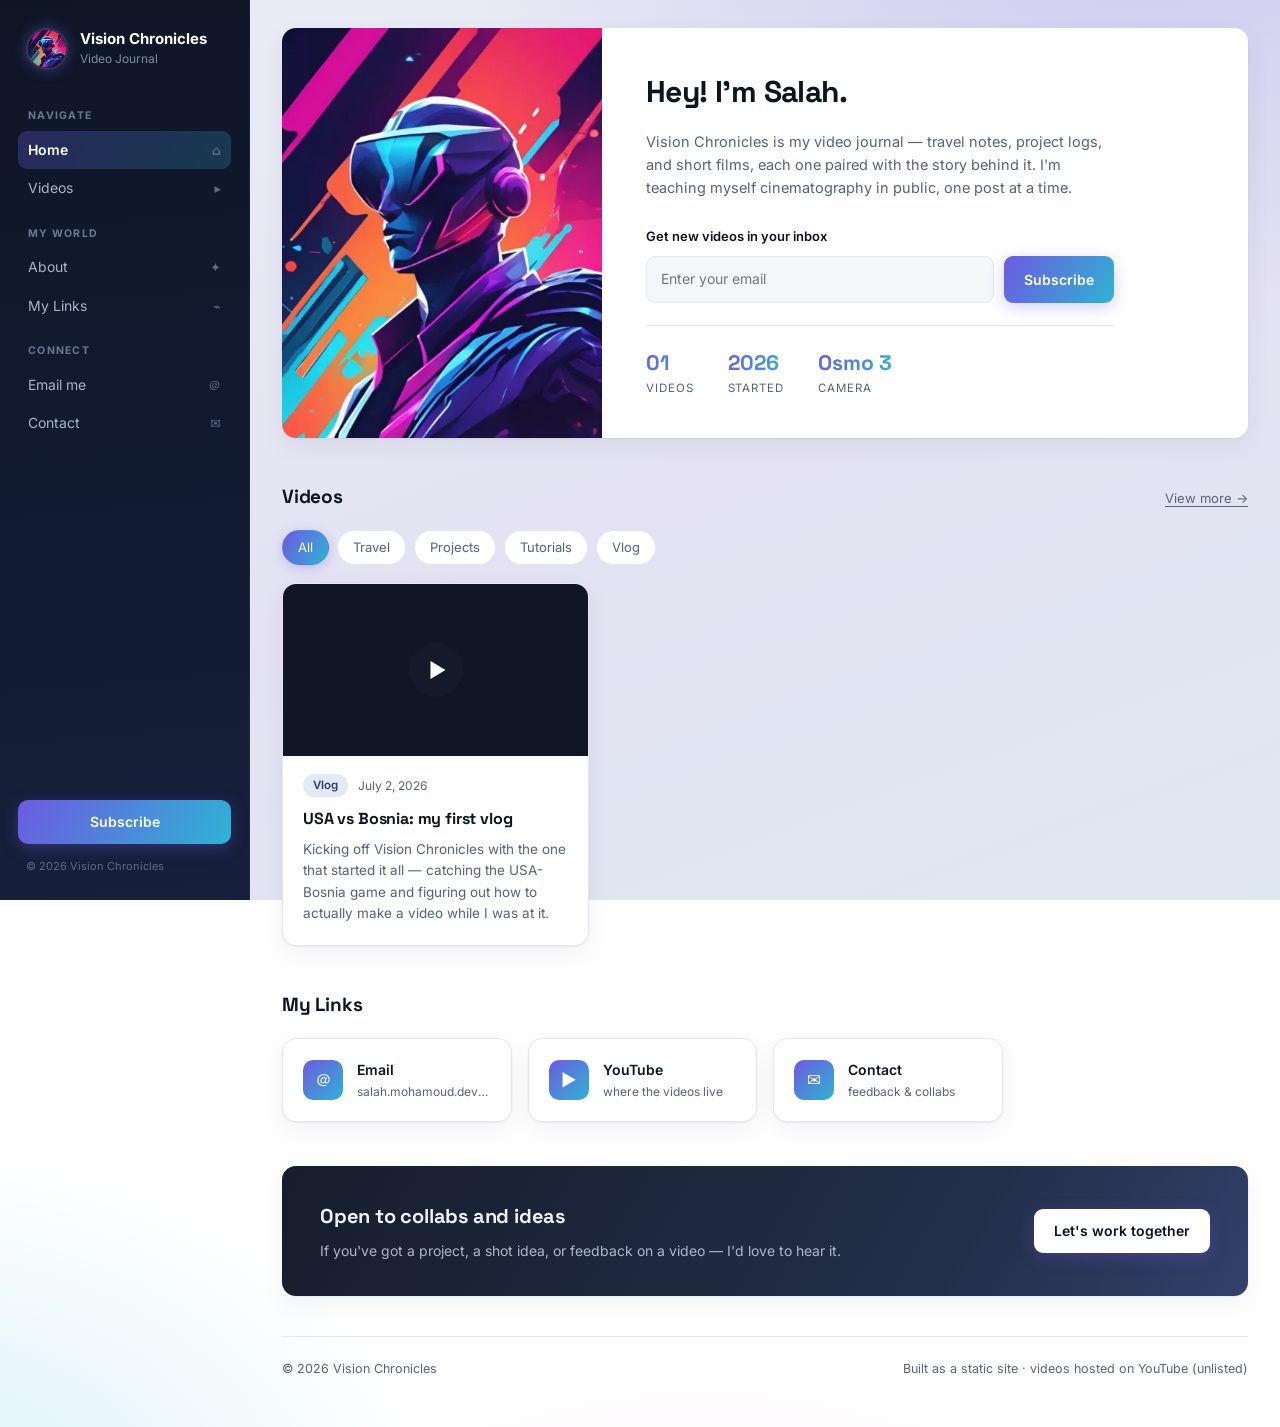
<file: index.html>
<!DOCTYPE html>
<html lang="en">
<head>
<meta charset="UTF-8">
<meta name="viewport" content="width=device-width, initial-scale=1.0">
<title>Vision Chronicles</title>
<link rel="preconnect" href="https://fonts.googleapis.com">
<link rel="preconnect" href="https://fonts.gstatic.com" crossorigin>
<link href="https://fonts.googleapis.com/css2?family=Inter:wght@400;500;600;700&family=Space+Grotesk:wght@500;600;700&display=swap" rel="stylesheet">
<link rel="stylesheet" href="styles.css">
</head>
<body>

<div class="shell">

  <aside class="sidebar">
    <a class="brand" href="index.html">
      <img class="brand-mark" src="assets/avatar.png" alt="Vision Chronicles avatar" onerror="this.onerror=null;this.src='assets/avatar-placeholder.svg'">
      <div>
        <div class="brand-name">Vision Chronicles</div>
        <div class="brand-sub">Video Journal</div>
      </div>
    </a>

    <div class="nav-section">
      <div class="nav-label">Navigate</div>
      <a class="nav-item active" href="index.html">Home <span class="nav-icon">⌂</span></a>
      <a class="nav-item" href="index.html#videos">Videos <span class="nav-icon">▸</span></a>
    </div>

    <div class="nav-section">
      <div class="nav-label">My World</div>
      <a class="nav-item" href="about.html">About <span class="nav-icon">✦</span></a>
      <a class="nav-item" href="index.html#links">My Links <span class="nav-icon">⌁</span></a>
    </div>

    <div class="nav-section">
      <div class="nav-label">Connect</div>
      <a class="nav-item" href="mailto:salah.mohamoud.dev@gmail.com">Email me <span class="nav-icon">＠</span></a>
      <a class="nav-item" href="contact.html">Contact <span class="nav-icon">✉</span></a>
    </div>

    <div class="sidebar-footer">
      <a class="subscribe-btn" href="mailto:salah.mohamoud.dev@gmail.com?subject=Subscribe%20to%20Vision%20Chronicles">Subscribe</a>
      <div class="sidebar-credit">© 2026 Vision Chronicles</div>
    </div>
  </aside>

  <main class="main">

    <section class="hero-card">
      <div class="hero-media">
        <img src="assets/avatar.png" alt="Salah — Vision Chronicles" onerror="this.onerror=null;this.src='assets/avatar-placeholder.svg'">
      </div>
      <div class="hero-body">
        <h1>Hey! I'm Salah.</h1>
        <p>Vision Chronicles is my video journal — travel notes, project logs, and short films, each one paired with the story behind it. I'm teaching myself cinematography in public, one post at a time.</p>
        <div class="newsletter">
          <div class="newsletter-label">Get new videos in your inbox</div>
          <form class="newsletter-form" action="mailto:salah.mohamoud.dev@gmail.com" method="get">
            <input type="email" placeholder="Enter your email" aria-label="Email address">
            <button class="btn" type="submit">Subscribe</button>
          </form>
        </div>
        <div class="hero-stats">
          <div>
            <div class="stat-value">01</div>
            <div class="stat-label">Videos</div>
          </div>
          <div>
            <div class="stat-value">2026</div>
            <div class="stat-label">Started</div>
          </div>
          <div>
            <div class="stat-value">Osmo 3</div>
            <div class="stat-label">Camera</div>
          </div>
        </div>
      </div>
    </section>

    <section class="section" id="videos">
      <div class="section-head">
        <h2>Videos</h2>
        <a class="view-more" href="#videos">View more →</a>
      </div>

      <div class="filters">
        <div class="filter-pill active" data-filter="all">All</div>
        <div class="filter-pill" data-filter="travel">Travel</div>
        <div class="filter-pill" data-filter="projects">Projects</div>
        <div class="filter-pill" data-filter="tutorials">Tutorials</div>
        <div class="filter-pill" data-filter="vlog">Vlog</div>
      </div>

      <div class="grid">
        <article class="card" data-category="vlog">
          <div class="video-wrap" data-video-id="woLlKaFcSdc" style="background-image: url('https://img.youtube.com/vi/woLlKaFcSdc/hq2.jpg');" onclick="this.style.backgroundImage='none'; this.innerHTML = '&lt;iframe src=&quot;https://www.youtube.com/embed/' + this.dataset.videoId + '?autoplay=1&quot; title=&quot;Vision Chronicles video&quot; allow=&quot;autoplay; encrypted-media&quot; allowfullscreen&gt;&lt;/iframe&gt;';">
            <div class="play-btn"></div>
          </div>
          <div class="card-body">
            <div class="card-meta"><span class="tag">Vlog</span><span>July 2, 2026</span></div>
            <h3>USA vs Bosnia: my first vlog</h3>
            <p>Kicking off Vision Chronicles with the one that started it all — catching the USA-Bosnia game and figuring out how to actually make a video while I was at it.</p>
          </div>
        </article>
      </div>
      <div class="empty-state" id="empty-state">Nothing here yet — new videos in this category are coming.</div>
    </section>

    <section class="section" id="links">
      <div class="section-head">
        <h2>My Links</h2>
      </div>
      <div class="links-grid">
        <a class="link-card" href="mailto:salah.mohamoud.dev@gmail.com">
          <div class="link-icon">＠</div>
          <div>
            <div class="link-title">Email</div>
            <div class="link-sub">salah.mohamoud.dev@gmail.com</div>
          </div>
        </a>
        <a class="link-card" href="https://www.youtube.com" target="_blank" rel="noopener">
          <div class="link-icon">▶</div>
          <div>
            <div class="link-title">YouTube</div>
            <div class="link-sub">where the videos live</div>
          </div>
        </a>
        <a class="link-card" href="contact.html">
          <div class="link-icon">✉</div>
          <div>
            <div class="link-title">Contact</div>
            <div class="link-sub">feedback &amp; collabs</div>
          </div>
        </a>
      </div>
    </section>

    <section class="cta-banner">
      <div>
        <h2>Open to collabs and ideas</h2>
        <p>If you've got a project, a shot idea, or feedback on a video — I'd love to hear it.</p>
      </div>
      <a class="btn btn-light" href="contact.html">Let's work together</a>
    </section>

    <footer class="main-footer">
      <span>© 2026 Vision Chronicles</span>
      <span>Built as a static site · videos hosted on YouTube (unlisted)</span>
    </footer>

  </main>
</div>

<script>
  const pills = document.querySelectorAll('.filter-pill');
  const cards = document.querySelectorAll('.grid [data-category]');
  const empty = document.getElementById('empty-state');

  pills.forEach(pill => {
    pill.addEventListener('click', () => {
      pills.forEach(p => p.classList.remove('active'));
      pill.classList.add('active');

      const filter = pill.dataset.filter;
      let visible = 0;
      cards.forEach(card => {
        const show = filter === 'all' || card.dataset.category === filter;
        card.style.display = show ? '' : 'none';
        if (show) visible++;
      });
      empty.style.display = visible === 0 ? 'block' : 'none';
    });
  });
</script>

</body>
</html>
</file>
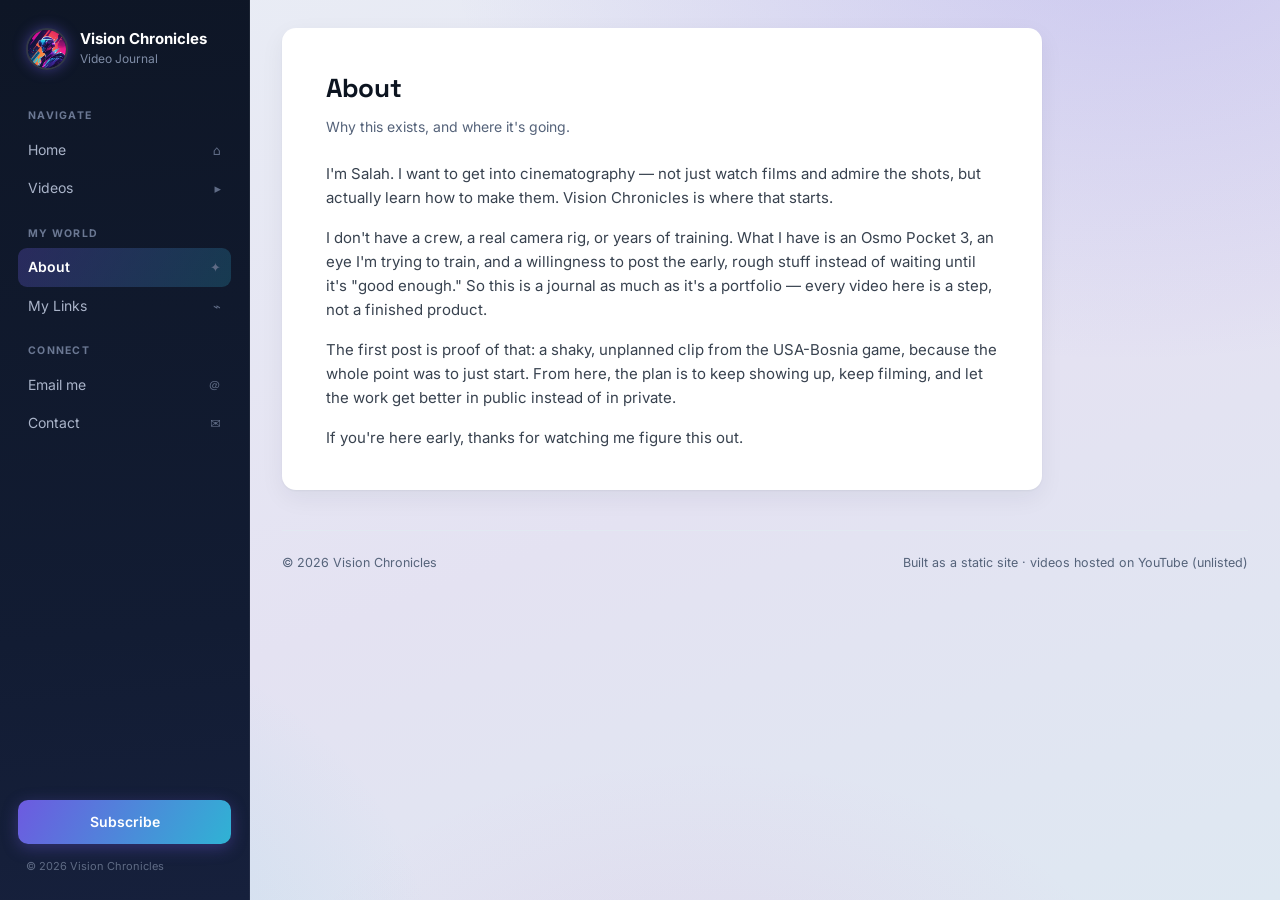
<file: about.html>
<!DOCTYPE html>
<html lang="en">
<head>
<meta charset="UTF-8">
<meta name="viewport" content="width=device-width, initial-scale=1.0">
<title>About — Vision Chronicles</title>
<link rel="preconnect" href="https://fonts.googleapis.com">
<link rel="preconnect" href="https://fonts.gstatic.com" crossorigin>
<link href="https://fonts.googleapis.com/css2?family=Inter:wght@400;500;600;700&family=Space+Grotesk:wght@500;600;700&display=swap" rel="stylesheet">
<link rel="stylesheet" href="styles.css">
</head>
<body>

<div class="shell">

  <aside class="sidebar">
    <a class="brand" href="index.html">
      <img class="brand-mark" src="assets/avatar.png" alt="Vision Chronicles avatar" onerror="this.onerror=null;this.src='assets/avatar-placeholder.svg'">
      <div>
        <div class="brand-name">Vision Chronicles</div>
        <div class="brand-sub">Video Journal</div>
      </div>
    </a>

    <div class="nav-section">
      <div class="nav-label">Navigate</div>
      <a class="nav-item" href="index.html">Home <span class="nav-icon">⌂</span></a>
      <a class="nav-item" href="index.html#videos">Videos <span class="nav-icon">▸</span></a>
    </div>

    <div class="nav-section">
      <div class="nav-label">My World</div>
      <a class="nav-item active" href="about.html">About <span class="nav-icon">✦</span></a>
      <a class="nav-item" href="index.html#links">My Links <span class="nav-icon">⌁</span></a>
    </div>

    <div class="nav-section">
      <div class="nav-label">Connect</div>
      <a class="nav-item" href="mailto:salah.mohamoud.dev@gmail.com">Email me <span class="nav-icon">＠</span></a>
      <a class="nav-item" href="contact.html">Contact <span class="nav-icon">✉</span></a>
    </div>

    <div class="sidebar-footer">
      <a class="subscribe-btn" href="mailto:salah.mohamoud.dev@gmail.com?subject=Subscribe%20to%20Vision%20Chronicles">Subscribe</a>
      <div class="sidebar-credit">© 2026 Vision Chronicles</div>
    </div>
  </aside>

  <main class="main">

    <section class="page-card">
      <h1>About</h1>
      <div class="page-kicker">Why this exists, and where it's going.</div>
      <p>I'm Salah. I want to get into cinematography — not just watch films and admire the shots, but actually learn how to make them. Vision Chronicles is where that starts.</p>
      <p>I don't have a crew, a real camera rig, or years of training. What I have is an Osmo Pocket 3, an eye I'm trying to train, and a willingness to post the early, rough stuff instead of waiting until it's "good enough." So this is a journal as much as it's a portfolio — every video here is a step, not a finished product.</p>
      <p>The first post is proof of that: a shaky, unplanned clip from the USA-Bosnia game, because the whole point was to just start. From here, the plan is to keep showing up, keep filming, and let the work get better in public instead of in private.</p>
      <p>If you're here early, thanks for watching me figure this out.</p>
    </section>

    <footer class="main-footer">
      <span>© 2026 Vision Chronicles</span>
      <span>Built as a static site · videos hosted on YouTube (unlisted)</span>
    </footer>

  </main>
</div>

</body>
</html>
</file>
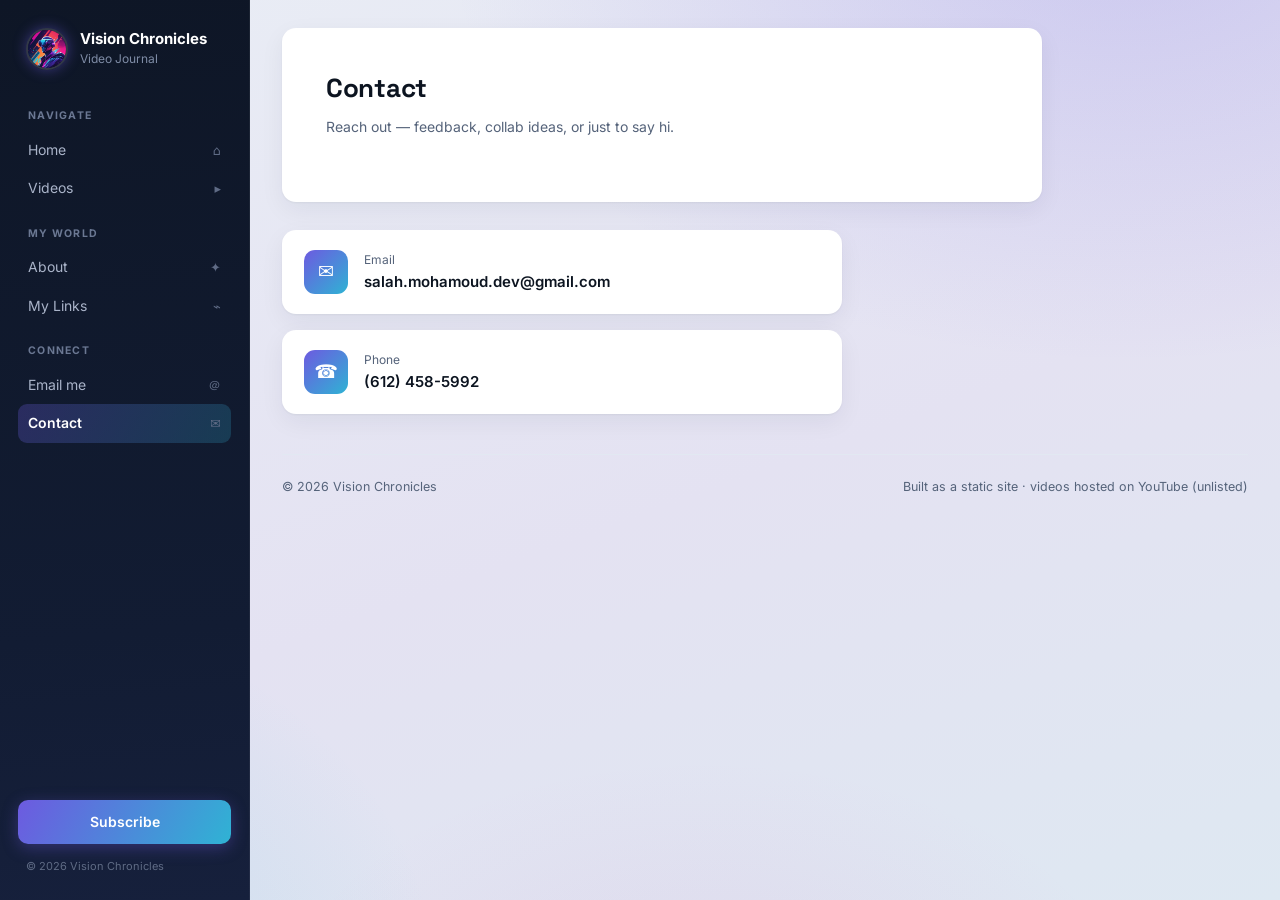
<file: contact.html>
<!DOCTYPE html>
<html lang="en">
<head>
<meta charset="UTF-8">
<meta name="viewport" content="width=device-width, initial-scale=1.0">
<title>Contact — Vision Chronicles</title>
<link rel="preconnect" href="https://fonts.googleapis.com">
<link rel="preconnect" href="https://fonts.gstatic.com" crossorigin>
<link href="https://fonts.googleapis.com/css2?family=Inter:wght@400;500;600;700&family=Space+Grotesk:wght@500;600;700&display=swap" rel="stylesheet">
<link rel="stylesheet" href="styles.css">
</head>
<body>

<div class="shell">

  <aside class="sidebar">
    <a class="brand" href="index.html">
      <img class="brand-mark" src="assets/avatar.png" alt="Vision Chronicles avatar" onerror="this.onerror=null;this.src='assets/avatar-placeholder.svg'">
      <div>
        <div class="brand-name">Vision Chronicles</div>
        <div class="brand-sub">Video Journal</div>
      </div>
    </a>

    <div class="nav-section">
      <div class="nav-label">Navigate</div>
      <a class="nav-item" href="index.html">Home <span class="nav-icon">⌂</span></a>
      <a class="nav-item" href="index.html#videos">Videos <span class="nav-icon">▸</span></a>
    </div>

    <div class="nav-section">
      <div class="nav-label">My World</div>
      <a class="nav-item" href="about.html">About <span class="nav-icon">✦</span></a>
      <a class="nav-item" href="index.html#links">My Links <span class="nav-icon">⌁</span></a>
    </div>

    <div class="nav-section">
      <div class="nav-label">Connect</div>
      <a class="nav-item" href="mailto:salah.mohamoud.dev@gmail.com">Email me <span class="nav-icon">＠</span></a>
      <a class="nav-item active" href="contact.html">Contact <span class="nav-icon">✉</span></a>
    </div>

    <div class="sidebar-footer">
      <a class="subscribe-btn" href="mailto:salah.mohamoud.dev@gmail.com?subject=Subscribe%20to%20Vision%20Chronicles">Subscribe</a>
      <div class="sidebar-credit">© 2026 Vision Chronicles</div>
    </div>
  </aside>

  <main class="main">

    <section class="page-card" style="margin-bottom: 28px;">
      <h1>Contact</h1>
      <div class="page-kicker">Reach out — feedback, collab ideas, or just to say hi.</div>
    </section>

    <div class="contact-list">
      <a class="contact-item" href="mailto:salah.mohamoud.dev@gmail.com">
        <div class="contact-icon">✉</div>
        <div>
          <div class="contact-label">Email</div>
          <div class="contact-value">salah.mohamoud.dev@gmail.com</div>
        </div>
      </a>
      <a class="contact-item" href="tel:+16124585992">
        <div class="contact-icon">☎</div>
        <div>
          <div class="contact-label">Phone</div>
          <div class="contact-value">(612) 458-5992</div>
        </div>
      </a>
    </div>

    <footer class="main-footer">
      <span>© 2026 Vision Chronicles</span>
      <span>Built as a static site · videos hosted on YouTube (unlisted)</span>
    </footer>

  </main>
</div>

</body>
</html>
</file>
<file: styles.css>
/* ============================================================
   Vision Chronicles — sidebar layout, light cinematic palette
   ============================================================ */

:root {
  --bg: #e8edf4;            /* cool ice page background */
  --sidebar-bg: #0e1626;    /* dark navy — fintech contrast */
  --card: #ffffff;
  --ink: #0c1420;
  --muted: #55637a;
  --line: #e2e8f2;
  --accent: #2b3d66;        /* deep indigo */
  --accent-hover: #1f2e50;
  --accent-soft: #e3e9f6;
  --grad: linear-gradient(120deg, #6d5ae0, #2fb3d4);
  --glow-a: #6d5ae0;        /* echoes the avatar's violet/cyan */
  --glow-b: #2fb3d4;
  --dark: #161d2c;          /* cinematic slate for CTA banner */
  --radius: 14px;
  --shadow: 0 1px 2px rgba(22, 32, 46, .05), 0 8px 24px rgba(22, 32, 46, .06);
}

* { margin: 0; padding: 0; box-sizing: border-box; }

html { scroll-behavior: smooth; }

body {
  font-family: "Inter", system-ui, -apple-system, sans-serif;
  background:
    radial-gradient(1100px 700px at 88% -8%, rgba(109, 90, 224, .22), transparent 62%),
    radial-gradient(900px 650px at -8% 108%, rgba(47, 179, 212, .20), transparent 60%),
    radial-gradient(800px 500px at 55% 115%, rgba(212, 90, 184, .10), transparent 55%),
    linear-gradient(160deg, #e9edf5 0%, #e4e2f2 55%, #dee8f2 100%) fixed;
  color: var(--ink);
  line-height: 1.6;
  -webkit-font-smoothing: antialiased;
}

h1, h2, h3, .logo { font-family: "Space Grotesk", "Inter", sans-serif; letter-spacing: -0.01em; }

a { color: inherit; text-decoration: none; }

/* ---------- Layout shell ---------- */

.shell { display: flex; min-height: 100vh; }

/* ---------- Sidebar ---------- */

.sidebar {
  width: 250px;
  flex-shrink: 0;
  background: linear-gradient(175deg, #0e1626 0%, #121c33 70%, #16203c 100%);
  border-right: 1px solid rgba(255, 255, 255, .06);
  color: #cfd7e6;
  padding: 24px 18px;
  position: sticky;
  top: 0;
  height: 100vh;
  overflow-y: auto;
  display: flex;
  flex-direction: column;
}

.brand {
  display: flex;
  align-items: center;
  gap: 12px;
  padding: 4px 8px 20px;
}

.brand-mark {
  width: 42px;
  height: 42px;
  border-radius: 50%;
  object-fit: cover;
  border: 2px solid rgba(255, 255, 255, .15);
  box-shadow: 0 0 14px rgba(109, 90, 224, .45);
}

.brand-name { font-weight: 700; font-size: 15px; line-height: 1.25; color: #fff; }
.brand-sub { font-size: 12px; color: #7f8ca6; }

.nav-section { margin-top: 18px; }

.nav-label {
  font-size: 10.5px;
  font-weight: 700;
  letter-spacing: .12em;
  text-transform: uppercase;
  color: #6b7893;
  padding: 0 10px 6px;
}

.nav-item {
  display: flex;
  align-items: center;
  justify-content: space-between;
  padding: 8px 10px;
  border-radius: 9px;
  font-size: 14px;
  color: #aab4c9;
  transition: background .15s, color .15s;
}

.nav-item:hover { background: rgba(255, 255, 255, .06); color: #fff; }
.nav-item.active {
  background: linear-gradient(120deg, rgba(109, 90, 224, .28), rgba(47, 179, 212, .22));
  color: #fff;
  font-weight: 600;
}
.nav-item .nav-icon { color: #5f6b85; font-size: 13px; }

.sidebar-footer { margin-top: auto; padding-top: 24px; }

.subscribe-btn {
  display: block;
  text-align: center;
  background: var(--grad);
  color: #fff;
  font-weight: 600;
  font-size: 14px;
  padding: 11px 16px;
  border-radius: 10px;
  box-shadow: 0 4px 16px rgba(109, 90, 224, .35);
  transition: filter .15s, transform .15s;
}

.subscribe-btn:hover { filter: brightness(1.12); transform: translateY(-1px); }

.sidebar-credit { font-size: 11px; color: #5f6b85; padding: 14px 8px 0; }

/* ---------- Main column ---------- */

.main {
  flex: 1;
  padding: 28px 32px 48px;
  max-width: 1120px;
  margin: 0 auto;
  min-width: 0;
}

/* ---------- Hero card ---------- */

.hero-card {
  display: flex;
  background: var(--card);
  border-radius: var(--radius);
  overflow: hidden;
  box-shadow: var(--shadow);
}

.hero-media {
  width: 320px;
  flex-shrink: 0;
  position: relative;
  background: linear-gradient(135deg, var(--glow-a), var(--glow-b));
}

.hero-media img {
  position: absolute;
  inset: 0;
  width: 100%;
  height: 100%;
  object-fit: cover;
  display: block;
}

.hero-body { padding: 40px 44px; display: flex; flex-direction: column; justify-content: center; }

.hero-body h1 { font-size: 30px; margin-bottom: 14px; letter-spacing: -0.02em; }

.hero-stats {
  display: flex;
  gap: 34px;
  margin-top: 22px;
  padding-top: 20px;
  border-top: 1px solid var(--line);
}

.stat-value {
  font-family: "Space Grotesk", sans-serif;
  font-size: 21px;
  font-weight: 700;
  background: var(--grad);
  -webkit-background-clip: text;
  background-clip: text;
  color: transparent;
}

.stat-label { font-size: 11.5px; color: var(--muted); text-transform: uppercase; letter-spacing: .08em; }

.hero-body p { color: var(--muted); font-size: 14.5px; max-width: 52ch; }

.newsletter { margin-top: 26px; }

.newsletter-label { font-size: 13px; font-weight: 600; margin-bottom: 10px; }

.newsletter-form { display: flex; gap: 10px; flex-wrap: wrap; }

.newsletter-form input {
  flex: 1;
  min-width: 200px;
  padding: 11px 14px;
  border: 1px solid var(--line);
  border-radius: 9px;
  background: #f4f6fa;
  font: inherit;
  font-size: 14px;
  color: var(--ink);
}

.newsletter-form input:focus { outline: 2px solid var(--accent-soft); border-color: var(--accent); }

.btn {
  display: inline-block;
  background: var(--grad);
  color: #fff;
  font-weight: 600;
  font-size: 14px;
  padding: 11px 20px;
  border: none;
  border-radius: 9px;
  cursor: pointer;
  font-family: inherit;
  box-shadow: 0 4px 16px rgba(109, 90, 224, .3);
  transition: filter .15s, transform .15s;
}

.btn:hover { filter: brightness(1.12); transform: translateY(-1px); }

.btn-light { background: #fff; color: var(--ink); }
.btn-light:hover { background: #e9edf4; }

/* ---------- Section headers ---------- */

.section { margin-top: 44px; }

.section-head {
  display: flex;
  align-items: baseline;
  justify-content: space-between;
  margin-bottom: 18px;
}

.section-head h2 { font-size: 19px; }

.view-more { font-size: 13px; color: var(--muted); text-decoration: underline; text-underline-offset: 3px; }
.view-more:hover { color: var(--ink); }

/* ---------- Filters ---------- */

.filters { display: flex; gap: 8px; flex-wrap: wrap; margin-bottom: 18px; }

.filter-pill {
  padding: 6px 15px;
  border-radius: 999px;
  background: var(--card);
  border: 1px solid var(--line);
  font-size: 13px;
  color: var(--muted);
  cursor: pointer;
  transition: all .15s;
}

.filter-pill:hover { border-color: #6d5ae0; color: var(--ink); }
.filter-pill.active { background: var(--grad); border-color: transparent; color: #fff; box-shadow: 0 3px 12px rgba(109, 90, 224, .3); }

/* ---------- Video grid ---------- */

.grid {
  display: grid;
  grid-template-columns: repeat(auto-fill, minmax(280px, 1fr));
  gap: 22px;
}

.card {
  background: var(--card);
  border: 1px solid var(--line);
  border-radius: var(--radius);
  overflow: hidden;
  box-shadow: var(--shadow);
  transition: transform .18s, box-shadow .18s, border-color .18s;
}

.card:hover { border-color: #c9c2ef; }

.card:hover { transform: translateY(-3px); box-shadow: 0 4px 8px rgba(22,32,46,.06), 0 14px 32px rgba(22,32,46,.1); }

.video-wrap {
  position: relative;
  aspect-ratio: 16 / 9;
  background-color: #101623;
  background-size: cover;
  background-position: center;
  cursor: pointer;
}

.video-wrap iframe { position: absolute; inset: 0; width: 100%; height: 100%; border: 0; }

.play-btn {
  position: absolute;
  top: 50%; left: 50%;
  transform: translate(-50%, -50%);
  width: 54px; height: 54px;
  border-radius: 50%;
  background: rgba(22, 29, 44, .78);
  backdrop-filter: blur(2px);
  transition: background .15s, transform .15s;
}

.play-btn::after {
  content: "";
  position: absolute;
  top: 50%; left: 54%;
  transform: translate(-50%, -50%);
  border-left: 15px solid #fff;
  border-top: 9px solid transparent;
  border-bottom: 9px solid transparent;
}

.video-wrap:hover .play-btn { background: var(--accent); transform: translate(-50%, -50%) scale(1.07); }

.card-body { padding: 18px 20px 20px; }

.card-meta {
  display: flex;
  align-items: center;
  gap: 10px;
  font-size: 12px;
  color: var(--muted);
  margin-bottom: 9px;
}

.tag {
  background: var(--accent-soft);
  color: var(--accent);
  font-weight: 600;
  font-size: 11.5px;
  padding: 2.5px 10px;
  border-radius: 999px;
}

.card-body h3 { font-size: 16px; margin-bottom: 7px; }
.card-body p { font-size: 13.5px; color: var(--muted); }

/* ---------- Links row ---------- */

.links-grid {
  display: grid;
  grid-template-columns: repeat(auto-fill, minmax(200px, 1fr));
  gap: 16px;
}

.link-card {
  background: var(--card);
  border: 1px solid var(--line);
  border-radius: var(--radius);
  box-shadow: var(--shadow);
  padding: 20px;
  display: flex;
  align-items: center;
  gap: 14px;
  transition: transform .18s, box-shadow .18s;
}

.link-card:hover { transform: translateY(-3px); box-shadow: 0 4px 8px rgba(22,32,46,.06), 0 14px 32px rgba(22,32,46,.1); }

.link-icon {
  width: 40px; height: 40px;
  border-radius: 10px;
  display: flex;
  align-items: center;
  justify-content: center;
  font-size: 17px;
  color: #fff;
  background: linear-gradient(135deg, var(--glow-a), var(--glow-b));
  flex-shrink: 0;
}

.link-card > div:last-child { min-width: 0; }
.link-title { font-weight: 600; font-size: 14px; }
.link-sub {
  font-size: 12px;
  color: var(--muted);
  overflow: hidden;
  text-overflow: ellipsis;
  white-space: nowrap;
}

.empty-state {
  display: none;
  padding: 34px 20px;
  text-align: center;
  color: var(--muted);
  font-size: 14px;
  background: var(--card);
  border: 1px dashed var(--line);
  border-radius: var(--radius);
}

/* ---------- CTA banner ---------- */

.cta-banner {
  margin-top: 44px;
  background: linear-gradient(120deg, var(--dark) 0%, #232f4a 70%, #33406b 100%);
  color: #eef1f7;
  border-radius: var(--radius);
  padding: 34px 38px;
  display: flex;
  align-items: center;
  justify-content: space-between;
  gap: 24px;
  flex-wrap: wrap;
  box-shadow: var(--shadow);
}

.cta-banner h2 { font-size: 20px; margin-bottom: 8px; }
.cta-banner p { font-size: 14px; color: #aeb8cd; max-width: 60ch; }

/* ---------- Note / callout ---------- */

.callout {
  margin-top: 26px;
  background: var(--card);
  border: 1px dashed var(--line);
  border-radius: var(--radius);
  padding: 18px 22px;
  font-size: 13px;
  color: var(--muted);
}

.callout strong { color: var(--ink); }

/* ---------- Inner pages ---------- */

.page-card {
  background: var(--card);
  border-radius: var(--radius);
  box-shadow: var(--shadow);
  padding: 40px 44px;
  max-width: 760px;
}

.page-card h1 { font-size: 26px; margin-bottom: 6px; }
.page-kicker { color: var(--muted); font-size: 14px; margin-bottom: 24px; }
.page-card p { margin-bottom: 16px; font-size: 15px; color: #38424f; }
.page-card p:last-child { margin-bottom: 0; }

.contact-list { display: grid; gap: 16px; max-width: 560px; }

.contact-item {
  background: var(--card);
  border-radius: var(--radius);
  box-shadow: var(--shadow);
  padding: 20px 22px;
  display: flex;
  align-items: center;
  gap: 16px;
  transition: transform .18s, box-shadow .18s;
}

.contact-item:hover { transform: translateY(-3px); box-shadow: 0 4px 8px rgba(22,32,46,.06), 0 14px 32px rgba(22,32,46,.1); }

.contact-icon {
  width: 44px; height: 44px;
  border-radius: 11px;
  background: linear-gradient(135deg, var(--glow-a), var(--glow-b));
  color: #fff;
  display: flex;
  align-items: center;
  justify-content: center;
  font-size: 19px;
  flex-shrink: 0;
}

.contact-label { font-size: 12px; color: var(--muted); }
.contact-value { font-weight: 600; font-size: 15px; }

/* ---------- Footer ---------- */

.main-footer {
  margin-top: 40px;
  padding-top: 22px;
  border-top: 1px solid var(--line);
  display: flex;
  justify-content: space-between;
  flex-wrap: wrap;
  gap: 8px;
  font-size: 12.5px;
  color: var(--muted);
}

/* ---------- Responsive ---------- */

@media (max-width: 900px) {
  .shell { flex-direction: column; }
  .sidebar {
    width: 100%;
    height: auto;
    position: static;
    border-right: none;
    border-bottom: 1px solid rgba(255, 255, 255, .08);
    padding: 16px 18px;
  }
  .hero-stats { gap: 22px; flex-wrap: wrap; }
  .nav-section { margin-top: 10px; }
  .sidebar-footer { display: none; }
  .hero-card { flex-direction: column; }
  .hero-media { width: 100%; height: 260px; }
  .hero-body { padding: 28px 24px; }
  .main { padding: 22px 18px 40px; }
  .page-card { padding: 28px 24px; }
  .cta-banner { padding: 26px 24px; }
}
</file>
